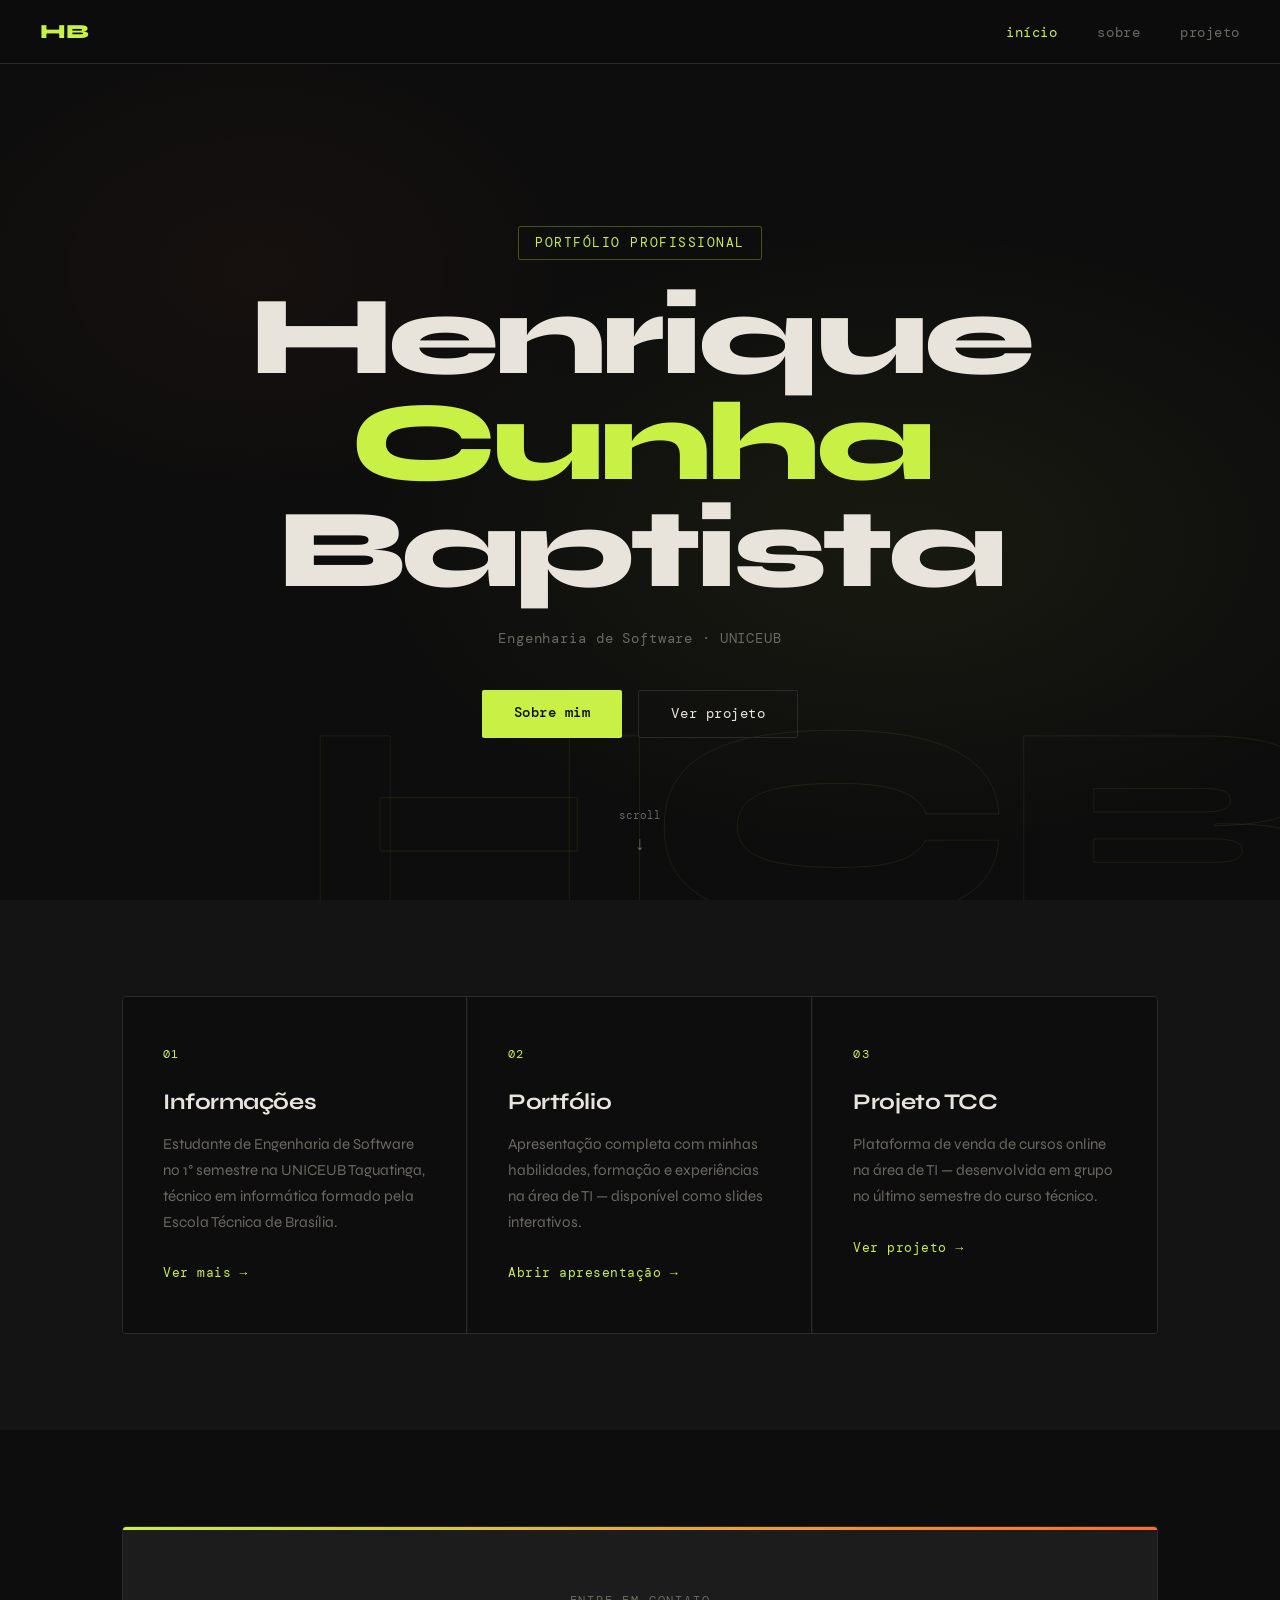
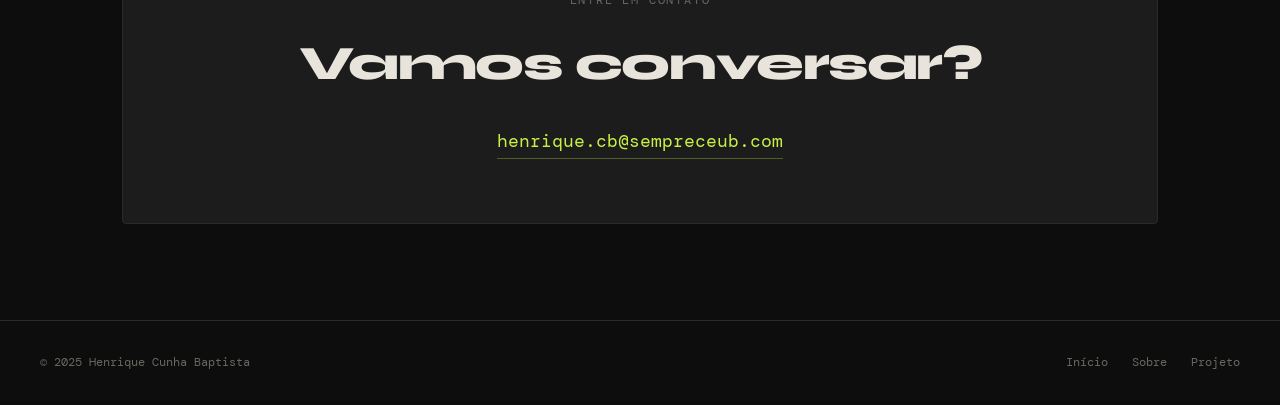
<file: index.html>
<!DOCTYPE html>
<html lang="pt-BR">
<head>
  <meta charset="UTF-8" />
  <meta name="viewport" content="width=device-width, initial-scale=1.0" />
  <title>Henrique Baptista — Portfólio</title>
  <meta name="description" content="Portfólio Profissional de Henrique Cunha Baptista — Engenharia de Software" />
  <link rel="preconnect" href="https://fonts.googleapis.com" />
  <link rel="preconnect" href="https://fonts.gstatic.com" crossorigin />
  <link href="https://fonts.googleapis.com/css2?family=Syne:wght@400;600;700;800&family=DM+Mono:ital,wght@0,400;0,500;1,400&display=swap" rel="stylesheet" />
  <link rel="stylesheet" href="assets/style.css" />
</head>
<body>

  <!-- NAV -->
  <nav class="nav">
    <a href="index.html" class="nav-logo">HB</a>
    <ul class="nav-links">
      <li><a href="index.html" class="active">Início</a></li>
      <li><a href="sobre.html">Sobre</a></li>
      <li><a href="projeto.html">Projeto</a></li>
    </ul>
    <button class="nav-toggle" aria-label="Menu">&#9776;</button>
  </nav>

  <!-- HERO -->
  <section class="hero">
    <div class="hero-bg-text" aria-hidden="true">HCB</div>
    <div class="hero-content">
      <span class="hero-tag mono">Portfólio Profissional</span>
      <h1 class="hero-title">
        <span class="line">Henrique</span>
        <span class="line accent">Cunha</span>
        <span class="line">Baptista</span>
      </h1>
      <p class="hero-sub mono">Engenharia de Software · UNICEUB</p>
      <div class="hero-cta">
        <a href="sobre.html" class="btn btn-primary">Sobre mim</a>
        <a href="projeto.html" class="btn btn-outline">Ver projeto</a>
      </div>
    </div>
    <div class="hero-badge">
      <span class="mono">scroll</span>
      <span class="scroll-arrow">↓</span>
    </div>
  </section>

  <!-- INFO SECTION -->
  <section class="info-section">
    <div class="container">
      <div class="info-grid">

        <div class="info-card reveal">
          <span class="card-num mono">01</span>
          <h2>Informações</h2>
          <p>Estudante de Engenharia de Software no 1° semestre na UNICEUB Taguatinga, técnico em informática formado pela Escola Técnica de Brasília.</p>
          <a href="sobre.html" class="card-link">Ver mais →</a>
        </div>

        <div class="info-card reveal delay-1">
          <span class="card-num mono">02</span>
          <h2>Portfólio</h2>
          <p>Apresentação completa com minhas habilidades, formação e experiências na área de TI — disponível como slides interativos.</p>
          <a href="https://docs.google.com/presentation/d/1SX4usiYqsObsbJInxI1oC5xznqytwRfoKb6IZJwQEyI/present"
             target="_blank" rel="noopener" class="card-link">Abrir apresentação →</a>
        </div>

        <div class="info-card reveal delay-2">
          <span class="card-num mono">03</span>
          <h2>Projeto TCC</h2>
          <p>Plataforma de venda de cursos online na área de TI — desenvolvida em grupo no último semestre do curso técnico.</p>
          <a href="projeto.html" class="card-link">Ver projeto →</a>
        </div>

      </div>
    </div>
  </section>

  <!-- CONTATO -->
  <section class="contact-section">
    <div class="container">
      <div class="contact-box reveal">
        <span class="mono contact-label">Entre em contato</span>
        <h2 class="contact-title">Vamos conversar?</h2>
        <a href="mailto:henrique.cb@sempreceub.com" class="contact-email">
          henrique.cb@sempreceub.com
        </a>
      </div>
    </div>
  </section>

  <footer class="footer">
    <span class="mono">© 2025 Henrique Cunha Baptista</span>
    <nav class="footer-nav">
      <a href="index.html">Início</a>
      <a href="sobre.html">Sobre</a>
      <a href="projeto.html">Projeto</a>
    </nav>
  </footer>

  <script src="assets/main.js"></script>
</body>
</html>
</file>
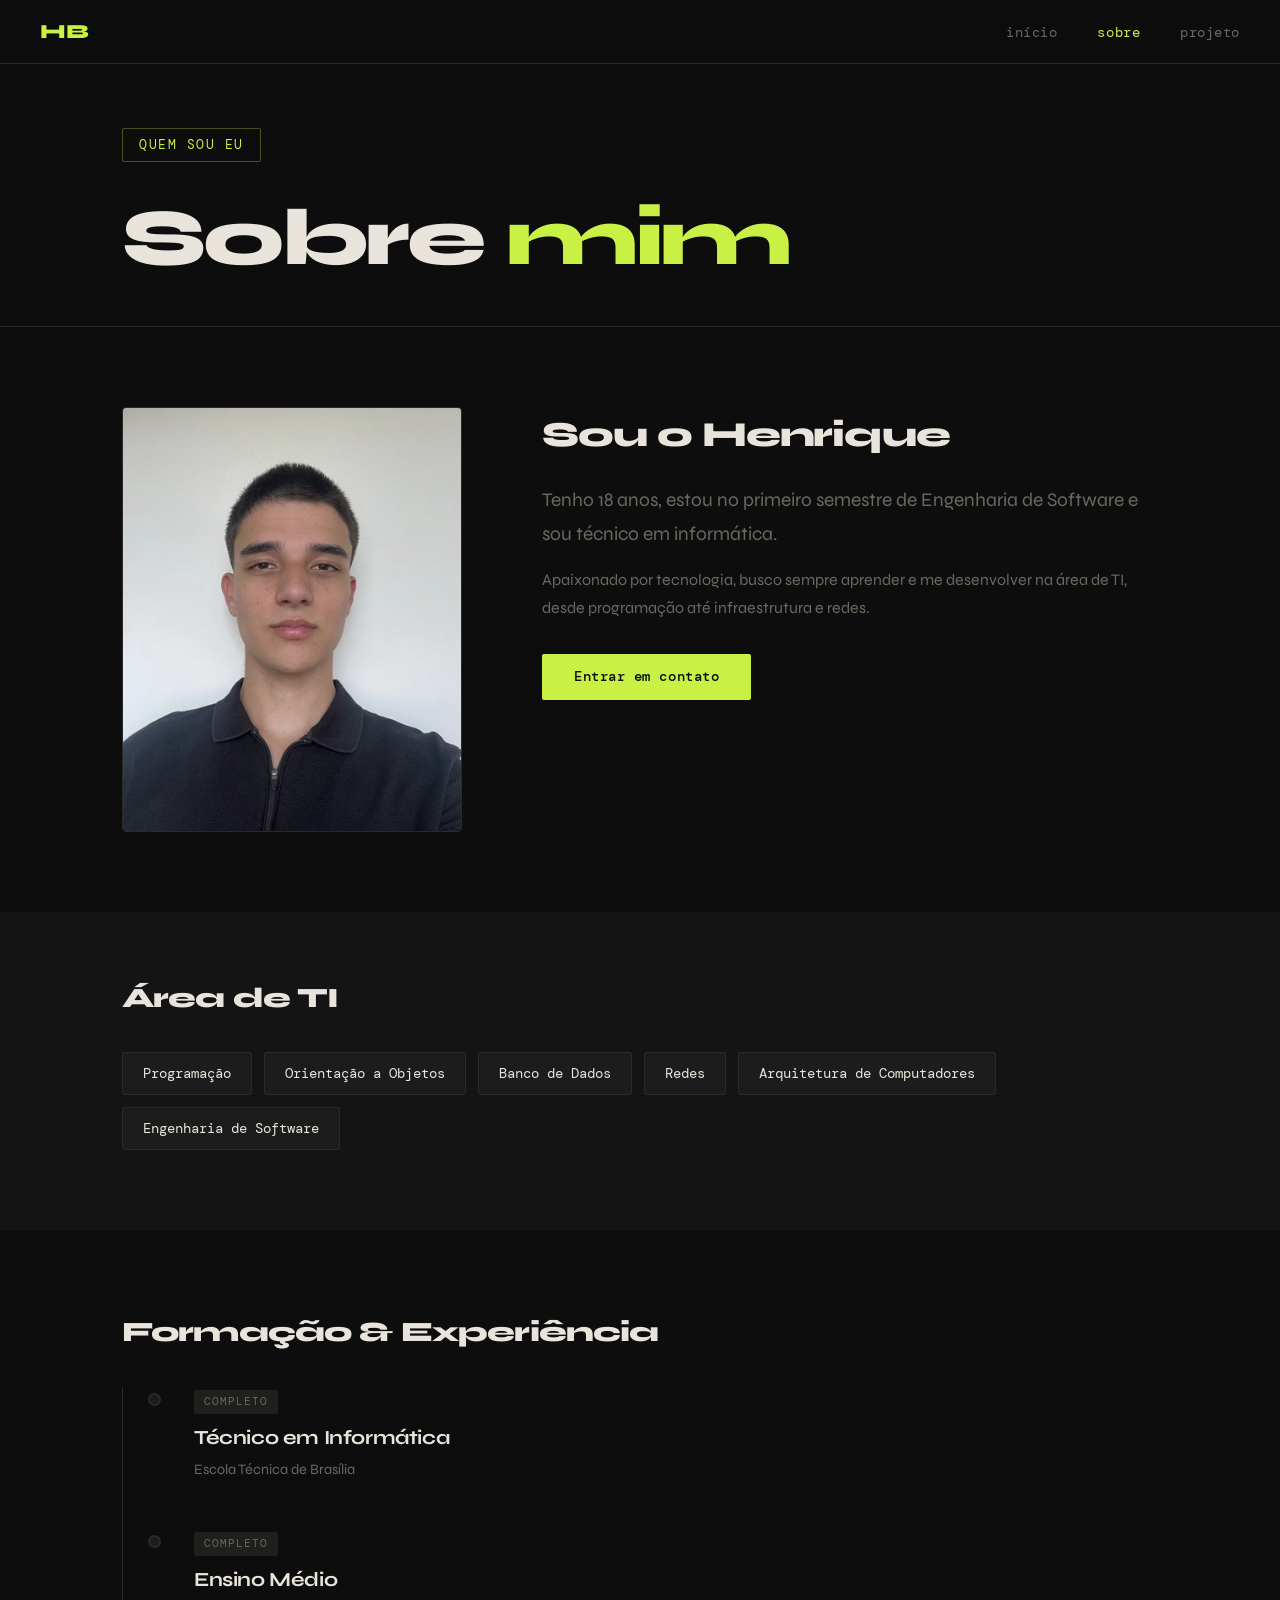
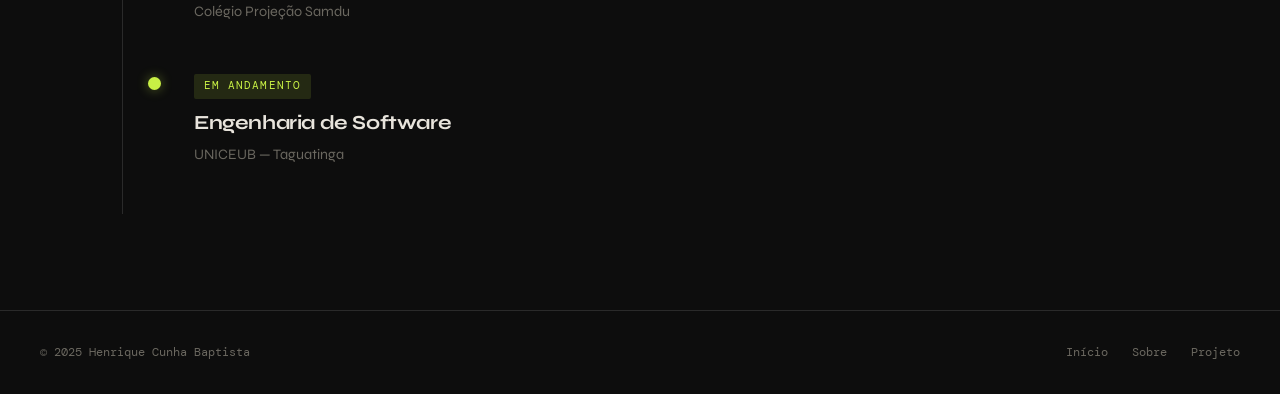
<file: sobre.html>
<!DOCTYPE html>
<html lang="pt-BR">
<head>
  <meta charset="UTF-8" />
  <meta name="viewport" content="width=device-width, initial-scale=1.0" />
  <title>Sobre — Henrique Baptista</title>
  <meta name="description" content="Sobre Henrique Cunha Baptista — Engenharia de Software" />
  <link rel="preconnect" href="https://fonts.googleapis.com" />
  <link rel="preconnect" href="https://fonts.gstatic.com" crossorigin />
  <link href="https://fonts.googleapis.com/css2?family=Syne:wght@400;600;700;800&family=DM+Mono:ital,wght@0,400;0,500;1,400&display=swap" rel="stylesheet" />
  <link rel="stylesheet" href="assets/style.css" />
</head>
<body>

  <nav class="nav">
    <a href="index.html" class="nav-logo">HB</a>
    <ul class="nav-links">
      <li><a href="index.html">Início</a></li>
      <li><a href="sobre.html" class="active">Sobre</a></li>
      <li><a href="projeto.html">Projeto</a></li>
    </ul>
    <button class="nav-toggle" aria-label="Menu">&#9776;</button>
  </nav>

  <section class="page-hero">
    <div class="container">
      <span class="mono hero-tag">Quem sou eu</span>
      <h1 class="page-title">Sobre <span class="accent">mim</span></h1>
    </div>
  </section>

  <!-- FOTO + BIO -->
  <section class="about-section">
    <div class="container about-grid">

      <div class="about-photo-wrap reveal">
        <img
          src="[data-uri]"
          alt="Henrique Baptista"
          class="about-photo"
        />
        <div class="about-photo-placeholder" style="display:none;">HB</div>
      </div>

      <div class="about-bio reveal delay-1">
        <h2>Sou o Henrique</h2>
        <p class="bio-lead">Tenho 18 anos, estou no primeiro semestre de Engenharia de Software e sou técnico em informática.</p>
        <p>Apaixonado por tecnologia, busco sempre aprender e me desenvolver na área de TI, desde programação até infraestrutura e redes.</p>
        <a href="mailto:henrique.cb@sempreceub.com" class="btn btn-primary" style="margin-top:2rem;">
          Entrar em contato
        </a>
      </div>
    </div>
  </section>

  <!-- HABILIDADES -->
  <section class="skills-section">
    <div class="container">
      <h2 class="section-title reveal">Área de TI</h2>
      <div class="skills-grid">
        <div class="skill-chip reveal">Programação</div>
        <div class="skill-chip reveal delay-1">Orientação a Objetos</div>
        <div class="skill-chip reveal delay-2">Banco de Dados</div>
        <div class="skill-chip reveal delay-1">Redes</div>
        <div class="skill-chip reveal delay-2">Arquitetura de Computadores</div>
        <div class="skill-chip reveal">Engenharia de Software</div>
      </div>
    </div>
  </section>

  <!-- FORMAÇÃO -->
  <section class="formation-section">
    <div class="container">
      <h2 class="section-title reveal">Formação &amp; Experiência</h2>
      <div class="timeline">

        <div class="timeline-item reveal">
          <div class="timeline-dot"></div>
          <div class="timeline-content">
            <span class="mono timeline-status status-done">Completo</span>
            <h3>Técnico em Informática</h3>
            <p class="timeline-org">Escola Técnica de Brasília</p>
          </div>
        </div>

        <div class="timeline-item reveal delay-1">
          <div class="timeline-dot"></div>
          <div class="timeline-content">
            <span class="mono timeline-status status-done">Completo</span>
            <h3>Ensino Médio</h3>
            <p class="timeline-org">Colégio Projeção Samdu</p>
          </div>
        </div>

        <div class="timeline-item reveal delay-2">
          <div class="timeline-dot active"></div>
          <div class="timeline-content">
            <span class="mono timeline-status status-active">Em andamento</span>
            <h3>Engenharia de Software</h3>
            <p class="timeline-org">UNICEUB — Taguatinga</p>
          </div>
        </div>

      </div>
    </div>
  </section>

  <footer class="footer">
    <span class="mono">© 2025 Henrique Cunha Baptista</span>
    <nav class="footer-nav">
      <a href="index.html">Início</a>
      <a href="sobre.html">Sobre</a>
      <a href="projeto.html">Projeto</a>
    </nav>
  </footer>

  <script src="assets/main.js"></script>
</body>
</html>
</file>
<file: assets/style.css>
/* ============================================================
   HENRIQUE BAPTISTA — PORTFOLIO
   Aesthetic: Dark editorial, monospaced accents, sharp geometry
   ============================================================ */

:root {
  --bg:       #0d0d0d;
  --bg2:      #141414;
  --bg3:      #1c1c1c;
  --text:     #e8e4dc;
  --muted:    #6b6860;
  --accent:   #c8f045;   /* electric lime */
  --accent2:  #ff6b35;   /* orange pop */
  --border:   #2a2a2a;
  --nav-h:    64px;

  --font-display: 'Syne', sans-serif;
  --font-mono:    'DM Mono', monospace;
}

/* RESET */
*, *::before, *::after { box-sizing: border-box; margin: 0; padding: 0; }
html { scroll-behavior: smooth; }

body {
  background: var(--bg);
  color: var(--text);
  font-family: var(--font-display);
  line-height: 1.6;
  overflow-x: hidden;
}

img { max-width: 100%; display: block; }
a { color: inherit; text-decoration: none; }

.mono { font-family: var(--font-mono); }
.accent { color: var(--accent); }
.container { max-width: 1100px; margin: 0 auto; padding: 0 2rem; }

/* ============================================================
   NAV
   ============================================================ */
.nav {
  position: fixed; top: 0; left: 0; right: 0; z-index: 100;
  height: var(--nav-h);
  display: flex; align-items: center; justify-content: space-between;
  padding: 0 2.5rem;
  background: rgba(13,13,13,.85);
  backdrop-filter: blur(12px);
  border-bottom: 1px solid var(--border);
}

.nav-logo {
  font-family: var(--font-display);
  font-weight: 800;
  font-size: 1.25rem;
  letter-spacing: -.02em;
  color: var(--accent);
}

.nav-links {
  list-style: none;
  display: flex; gap: 2.5rem;
}

.nav-links a {
  font-family: var(--font-mono);
  font-size: .85rem;
  letter-spacing: .04em;
  color: var(--muted);
  transition: color .2s;
  text-transform: lowercase;
}

.nav-links a:hover,
.nav-links a.active { color: var(--text); }
.nav-links a.active { color: var(--accent); }

.nav-toggle {
  display: none;
  background: none; border: none; color: var(--text);
  font-size: 1.5rem; cursor: pointer;
}

/* ============================================================
   HERO
   ============================================================ */
.hero {
  position: relative;
  min-height: 100vh;
  display: flex; align-items: center; justify-content: center;
  padding-top: var(--nav-h);
  overflow: hidden;
}

.hero::before {
  content: '';
  position: absolute; inset: 0;
  background:
    radial-gradient(ellipse 60% 50% at 70% 60%, rgba(200,240,69,.06) 0%, transparent 70%),
    radial-gradient(ellipse 40% 40% at 20% 30%, rgba(255,107,53,.04) 0%, transparent 70%);
}

.hero-bg-text {
  position: absolute;
  right: -2rem; bottom: -4rem;
  font-size: clamp(120px, 22vw, 280px);
  font-weight: 800;
  color: transparent;
  -webkit-text-stroke: 1px rgba(200,240,69,.08);
  user-select: none;
  line-height: 1;
  letter-spacing: -.04em;
}

.hero-content {
  position: relative; z-index: 2;
  text-align: center;
  animation: fadeUp .9s ease both;
}

.hero-tag {
  display: inline-block;
  font-size: .8rem;
  letter-spacing: .12em;
  color: var(--accent);
  text-transform: uppercase;
  margin-bottom: 1.5rem;
  border: 1px solid rgba(200,240,69,.3);
  padding: .35rem 1rem;
  border-radius: 2px;
}

.hero-title {
  font-size: clamp(3rem, 9vw, 7rem);
  font-weight: 800;
  line-height: .95;
  letter-spacing: -.04em;
  margin-bottom: 1.5rem;
}

.hero-title .line { display: block; }

.hero-sub {
  font-size: .9rem;
  color: var(--muted);
  letter-spacing: .06em;
  margin-bottom: 2.5rem;
}

.hero-cta {
  display: flex; gap: 1rem; justify-content: center; flex-wrap: wrap;
}

.hero-badge {
  position: absolute; bottom: 2.5rem; left: 50%; transform: translateX(-50%);
  display: flex; flex-direction: column; align-items: center; gap: .25rem;
  color: var(--muted);
  font-family: var(--font-mono);
  font-size: .7rem;
  animation: bounce 2s ease infinite;
}

.scroll-arrow { font-size: 1.2rem; }

/* ============================================================
   BUTTONS
   ============================================================ */
.btn {
  display: inline-block;
  font-family: var(--font-mono);
  font-size: .85rem;
  letter-spacing: .04em;
  padding: .75rem 2rem;
  border-radius: 2px;
  transition: all .2s;
  cursor: pointer;
}

.btn-primary {
  background: var(--accent);
  color: #0d0d0d;
  font-weight: 500;
}
.btn-primary:hover { background: #d6f55a; transform: translateY(-2px); }

.btn-outline {
  border: 1px solid var(--border);
  color: var(--text);
}
.btn-outline:hover { border-color: var(--text); transform: translateY(-2px); }

/* ============================================================
   INFO SECTION
   ============================================================ */
.info-section {
  padding: 6rem 0;
  background: var(--bg2);
}

.info-grid {
  display: grid;
  grid-template-columns: repeat(auto-fit, minmax(280px, 1fr));
  gap: 1.5px;
  border: 1px solid var(--border);
  border-radius: 4px;
  overflow: hidden;
}

.info-card {
  background: var(--bg);
  padding: 3rem 2.5rem;
  border-right: 1px solid var(--border);
  transition: background .2s;
}
.info-card:last-child { border-right: none; }
.info-card:hover { background: var(--bg3); }

.card-num {
  display: block;
  font-size: .75rem;
  color: var(--accent);
  letter-spacing: .1em;
  margin-bottom: 1.25rem;
}

.info-card h2 {
  font-size: 1.4rem;
  font-weight: 700;
  margin-bottom: .75rem;
  letter-spacing: -.02em;
}

.info-card p {
  color: var(--muted);
  font-size: .95rem;
  line-height: 1.7;
  margin-bottom: 1.5rem;
}

.card-link {
  font-family: var(--font-mono);
  font-size: .8rem;
  color: var(--accent);
  letter-spacing: .04em;
  transition: opacity .2s;
}
.card-link:hover { opacity: .7; }

/* ============================================================
   CONTACT SECTION
   ============================================================ */
.contact-section { padding: 6rem 0; }

.contact-box {
  background: var(--bg3);
  border: 1px solid var(--border);
  border-radius: 4px;
  padding: 4rem 3rem;
  text-align: center;
  position: relative;
  overflow: hidden;
}

.contact-box::before {
  content: '';
  position: absolute; top: 0; left: 0; right: 0; height: 3px;
  background: linear-gradient(90deg, var(--accent), var(--accent2));
}

.contact-label {
  display: block;
  font-size: .75rem;
  letter-spacing: .15em;
  color: var(--muted);
  text-transform: uppercase;
  margin-bottom: 1rem;
}

.contact-title {
  font-size: clamp(1.8rem, 4vw, 3rem);
  font-weight: 800;
  letter-spacing: -.03em;
  margin-bottom: 1.5rem;
}

.contact-email {
  display: inline-block;
  font-family: var(--font-mono);
  font-size: clamp(.9rem, 2vw, 1.1rem);
  color: var(--accent);
  border-bottom: 1px solid rgba(200,240,69,.3);
  padding-bottom: .2rem;
  transition: border-color .2s;
}
.contact-email:hover { border-color: var(--accent); }

/* ============================================================
   PAGE HERO (inner pages)
   ============================================================ */
.page-hero {
  padding: calc(var(--nav-h) + 4rem) 0 3rem;
  border-bottom: 1px solid var(--border);
}

.page-title {
  font-size: clamp(2.5rem, 7vw, 5rem);
  font-weight: 800;
  letter-spacing: -.04em;
  margin-top: .75rem;
  line-height: 1;
}

/* ============================================================
   ABOUT PAGE
   ============================================================ */
.about-section { padding: 5rem 0; }

.about-grid {
  display: grid;
  grid-template-columns: 340px 1fr;
  gap: 5rem;
  align-items: start;
}

.about-photo-wrap { position: relative; }

.about-photo {
  width: 100%;
  border-radius: 4px;
  filter: grayscale(20%);
  border: 1px solid var(--border);
  aspect-ratio: 4/5;
  object-fit: cover;
}

.about-photo-placeholder {
  width: 100%;
  aspect-ratio: 4/5;
  background: var(--bg3);
  border: 1px solid var(--border);
  border-radius: 4px;
  align-items: center;
  justify-content: center;
  font-size: 5rem;
  font-weight: 800;
  color: var(--accent);
}

.about-bio h2 {
  font-size: 2.2rem;
  font-weight: 800;
  letter-spacing: -.03em;
  margin-bottom: 1.25rem;
}

.bio-lead {
  font-size: 1.2rem;
  color: var(--text);
  margin-bottom: 1rem;
  line-height: 1.6;
}

.about-bio p {
  color: var(--muted);
  line-height: 1.75;
}

/* SKILLS */
.skills-section {
  padding: 4rem 0 5rem;
  background: var(--bg2);
}

.section-title {
  font-size: 1.75rem;
  font-weight: 800;
  letter-spacing: -.03em;
  margin-bottom: 2rem;
}

.skills-grid {
  display: flex; flex-wrap: wrap; gap: .75rem;
}

.skill-chip {
  background: var(--bg3);
  border: 1px solid var(--border);
  padding: .6rem 1.25rem;
  border-radius: 2px;
  font-family: var(--font-mono);
  font-size: .85rem;
  color: var(--text);
  transition: all .2s;
}
.skill-chip:hover {
  border-color: var(--accent);
  color: var(--accent);
  transform: translateY(-2px);
}

/* TIMELINE */
.formation-section { padding: 5rem 0 6rem; }

.timeline {
  position: relative;
  padding-left: 2rem;
}

.timeline::before {
  content: '';
  position: absolute; left: 0; top: 0; bottom: 0;
  width: 1px;
  background: var(--border);
}

.timeline-item {
  position: relative;
  padding: 0 0 3rem 2.5rem;
  display: flex; align-items: flex-start; gap: 1.5rem;
}

.timeline-dot {
  position: absolute;
  left: -6px; top: 6px;
  width: 13px; height: 13px;
  border-radius: 50%;
  background: var(--bg3);
  border: 2px solid var(--border);
  flex-shrink: 0;
}
.timeline-dot.active {
  background: var(--accent);
  border-color: var(--accent);
  box-shadow: 0 0 12px rgba(200,240,69,.4);
}

.timeline-content h3 {
  font-size: 1.25rem;
  font-weight: 700;
  letter-spacing: -.02em;
  margin-bottom: .25rem;
}

.timeline-org {
  color: var(--muted);
  font-size: .9rem;
}

.timeline-status {
  display: inline-block;
  font-size: .7rem;
  letter-spacing: .1em;
  text-transform: uppercase;
  margin-bottom: .5rem;
  padding: .2rem .6rem;
  border-radius: 2px;
}

.status-done {
  background: rgba(107,104,96,.2);
  color: var(--muted);
}
.status-active {
  background: rgba(200,240,69,.12);
  color: var(--accent);
}

/* ============================================================
   PROJECT PAGE
   ============================================================ */
.project-intro { padding: 5rem 0; }

.project-lead h2 {
  font-size: clamp(1.8rem, 4vw, 3rem);
  font-weight: 800;
  letter-spacing: -.04em;
  line-height: 1.1;
  margin-bottom: 1.5rem;
}

.project-lead p {
  color: var(--muted);
  font-size: 1rem;
  line-height: 1.75;
  max-width: 680px;
  margin-bottom: 1rem;
}

.project-meta {
  font-size: .8rem;
  color: var(--accent);
  letter-spacing: .06em;
  margin-top: 1rem;
}

.project-main-img {
  padding: 0 0 4rem;
}

.project-img {
  width: 100%;
  border-radius: 4px;
  border: 1px solid var(--border);
  object-fit: cover;
  max-height: 500px;
}

.docs-section { padding: 3rem 0 6rem; }

.docs-grid {
  display: grid;
  grid-template-columns: repeat(auto-fit, minmax(420px, 1fr));
  gap: 1.5rem;
}

.doc-item {
  border: 1px solid var(--border);
  border-radius: 4px;
  overflow: hidden;
  transition: transform .2s, border-color .2s;
}
.doc-item:hover { transform: translateY(-4px); border-color: var(--accent); }

.doc-img {
  width: 100%;
  object-fit: cover;
  display: block;
}

/* ============================================================
   FOOTER
   ============================================================ */
.footer {
  padding: 2rem 2.5rem;
  border-top: 1px solid var(--border);
  display: flex; align-items: center; justify-content: space-between;
  flex-wrap: wrap; gap: 1rem;
  font-family: var(--font-mono);
  font-size: .75rem;
  color: var(--muted);
}

.footer-nav { display: flex; gap: 1.5rem; }
.footer-nav a { transition: color .2s; }
.footer-nav a:hover { color: var(--text); }

/* ============================================================
   SCROLL REVEAL
   ============================================================ */
.reveal {
  opacity: 0;
  transform: translateY(28px);
  transition: opacity .65s ease, transform .65s ease;
}
.reveal.visible { opacity: 1; transform: translateY(0); }

.delay-1 { transition-delay: .12s; }
.delay-2 { transition-delay: .24s; }

/* ============================================================
   ANIMATIONS
   ============================================================ */
@keyframes fadeUp {
  from { opacity: 0; transform: translateY(30px); }
  to   { opacity: 1; transform: translateY(0); }
}

@keyframes bounce {
  0%, 100% { transform: translateX(-50%) translateY(0); }
  50%       { transform: translateX(-50%) translateY(8px); }
}

/* ============================================================
   RESPONSIVE
   ============================================================ */
@media (max-width: 768px) {
  .nav-links { display: none; }
  .nav-links.open {
    display: flex; flex-direction: column;
    position: fixed; top: var(--nav-h); left: 0; right: 0;
    background: var(--bg);
    border-bottom: 1px solid var(--border);
    padding: 1.5rem 2rem;
    gap: 1.25rem;
  }
  .nav-toggle { display: block; }

  .about-grid { grid-template-columns: 1fr; gap: 2.5rem; }
  .about-photo-wrap { max-width: 280px; }

  .docs-grid { grid-template-columns: 1fr; }

  .info-grid { grid-template-columns: 1fr; }
  .info-card { border-right: none; border-bottom: 1px solid var(--border); }
  .info-card:last-child { border-bottom: none; }

  .contact-box { padding: 2.5rem 1.5rem; }

  .footer { flex-direction: column; text-align: center; }
}
</file>
